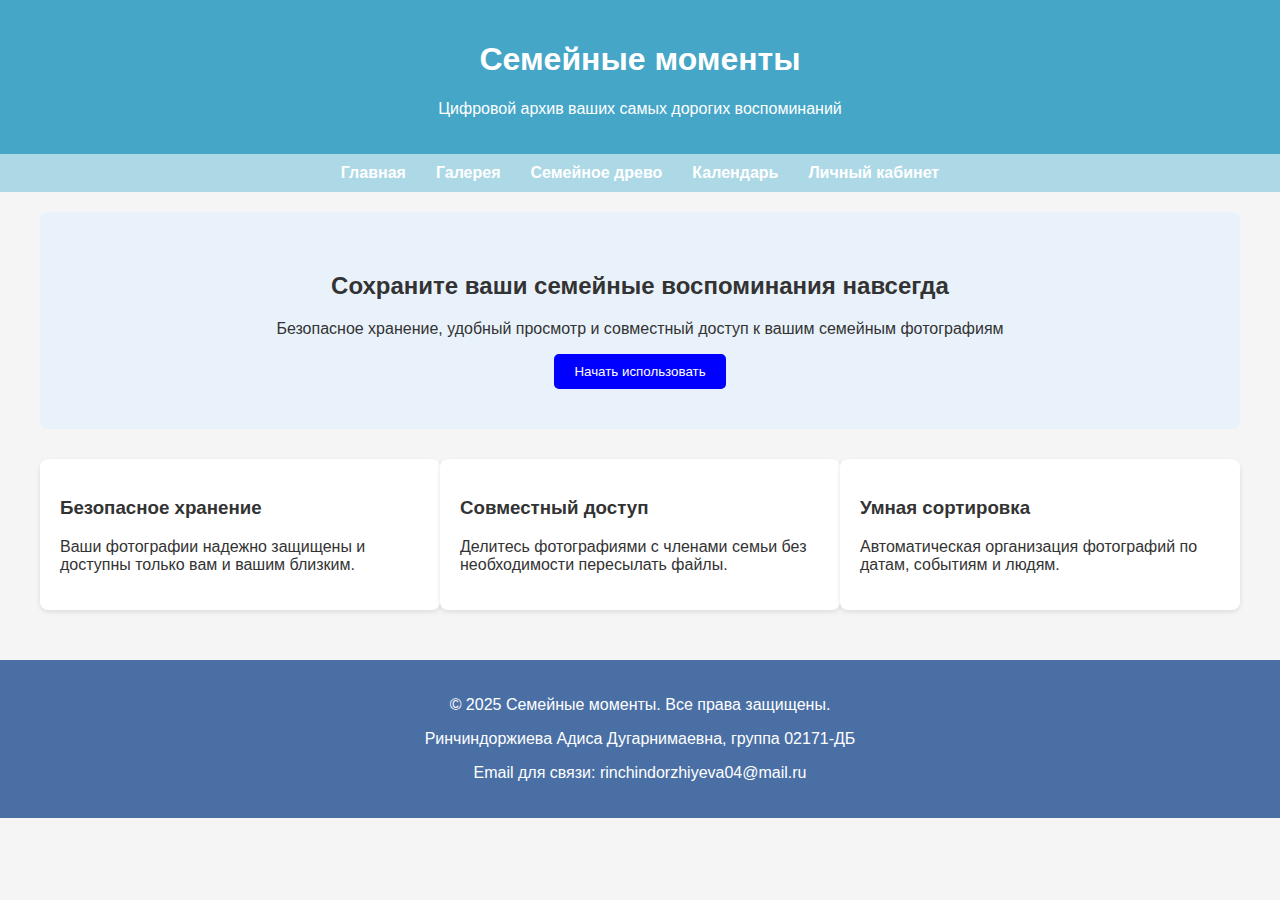
<file: html/index.html>
<!DOCTYPE html>
<html lang="ru">

<head>
    <meta charset="UTF-8">
    <meta name="viewport" content="width=device-width, initial-scale=1.0">
    <link rel="stylesheet" href="/css/style.css">

    <title>Семейные моменты</title>
</head>

<body>
    <header>
        <h1>Семейные моменты</h1>
        <p>Цифровой архив ваших самых дорогих воспоминаний</p>
    </header>
    <nav>
        <ul>
            <li><a href="/html/index.html">Главная</a></li>
            <li><a href="/html/gallery.html">Галерея</a></li>
            <li><a href="/html/tree.html">Семейное древо</a></li>
            <li><a href="/html/calendar.html">Календарь</a></li>
            <li><a href="/html/pers_acc.html">Личный кабинет</a></li>
        </ul>
    </nav>
    <div class="container">
        <section id="home" class="hero">
            <h2>Сохраните ваши семейные воспоминания навсегда</h2>
            <p>Безопасное хранение, удобный просмотр и совместный доступ к вашим семейным фотографиям</p>
            <button
                style="background-color: blue; color: white; border: none; padding: 10px 20px; border-radius: 5px; cursor: pointer;">Начать
                использовать</button>
        </section>

        <section class="features">
            <div class="feature">
                <h3>Безопасное хранение</h3>
                <p>Ваши фотографии надежно защищены и доступны только вам и вашим близким.</p>
            </div>

            <div class="feature">
                <h3>Совместный доступ</h3>
                <p>Делитесь фотографиями с членами семьи без необходимости пересылать файлы.</p>
            </div>

            <div class="feature">
                <h3>Умная сортировка</h3>
                <p>Автоматическая организация фотографий по датам, событиям и людям.</p>
            </div>
        </section>

    </div>

    <footer>
        <p>&copy; 2025 Семейные моменты. Все права защищены.</p>
        <p>Ринчиндоржиева Адиса Дугарнимаевна, группа 02171-ДБ</p>
        <p>Email для связи: rinchindorzhiyeva04@mail.ru</p>
    </footer>
</body>

</html>
</file>
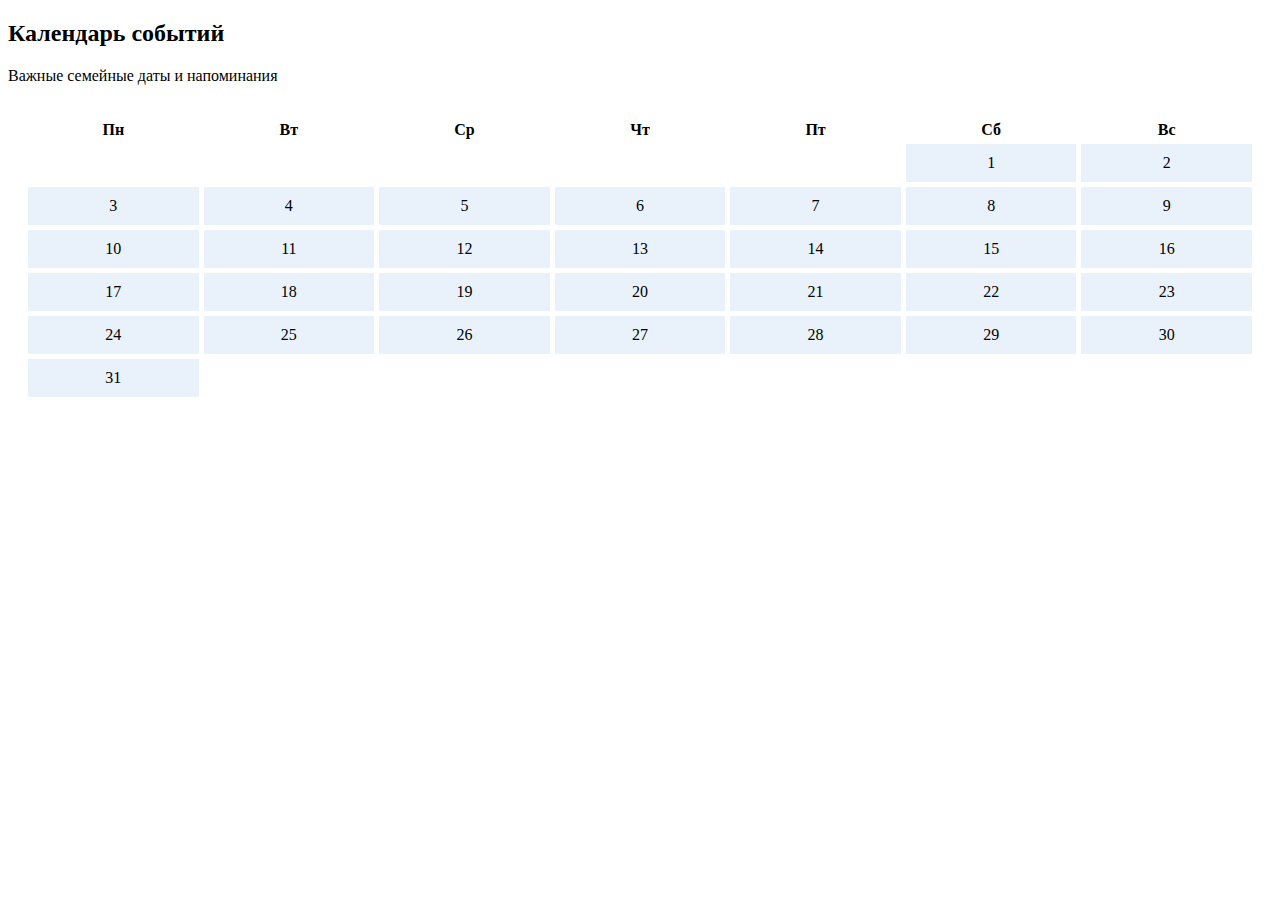
<file: calendar.html>
<!DOCTYPE html>
<html lang="en">

<head>
    <meta charset="UTF-8">
    <meta name="viewport" content="width=device-width, initial-scale=1.0">
    <title>Календарь семейных моментов</title>
</head>

<body>
    <h2>Календарь событий</h2>
            <p>Важные семейные даты и напоминания</p>
            <div style="background-color: white; padding: 20px; border-radius: 8px;">
                <!-- Простой календарь -->
                <div style="display: grid; grid-template-columns: repeat(7, 1fr); gap: 5px; text-align: center;">
                    <div style="font-weight: bold;">Пн</div>
                    <div style="font-weight: bold;">Вт</div>
                    <div style="font-weight: bold;">Ср</div>
                    <div style="font-weight: bold;">Чт</div>
                    <div style="font-weight: bold;">Пт</div>
                    <div style="font-weight: bold;">Сб</div>
                    <div style="font-weight: bold;">Вс</div>

                    <!-- Пустые ячейки для начала месяца -->
                    <div></div>
                    <div></div>
                    <div></div>
                    <div></div>
                    <div></div>

                    <!-- Дни месяца -->
                    <div style="background-color: #e9f2fb; padding: 10px;">1</div>
                    <div style="background-color: #e9f2fb; padding: 10px;">2</div>
                    <div style="background-color: #e9f2fb; padding: 10px;">3</div>
                    <div style="background-color: #e9f2fb; padding: 10px;">4</div>
                    <div style="background-color: #e9f2fb; padding: 10px;">5</div>
                    <div style="background-color: #e9f2fb; padding: 10px;">6</div>
                    <div style="background-color: #e9f2fb; padding: 10px;">7</div>
                    <div style="background-color: #e9f2fb; padding: 10px;">8</div>
                    <div style="background-color: #e9f2fb; padding: 10px;">9</div>
                    <div style="background-color: #e9f2fb; padding: 10px;">10</div>
                    <div style="background-color: #e9f2fb; padding: 10px;">11</div>
                    <div style="background-color: #e9f2fb; padding: 10px;">12</div>
                    <div style="background-color: #e9f2fb; padding: 10px;">13</div>
                    <div style="background-color: #e9f2fb; padding: 10px;">14</div>
                    <div style="background-color: #e9f2fb; padding: 10px;">15</div>
                    <div style="background-color: #e9f2fb; padding: 10px;">16</div>
                    <div style="background-color: #e9f2fb; padding: 10px;">17</div>
                    <div style="background-color: #e9f2fb; padding: 10px;">18</div>
                    <div style="background-color: #e9f2fb; padding: 10px;">19</div>
                    <div style="background-color: #e9f2fb; padding: 10px;">20</div>
                    <div style="background-color: #e9f2fb; padding: 10px;">21</div>
                    <div style="background-color: #e9f2fb; padding: 10px;">22</div>
                    <div style="background-color: #e9f2fb; padding: 10px;">23</div>
                    <div style="background-color: #e9f2fb; padding: 10px;">24</div>
                    <div style="background-color: #e9f2fb; padding: 10px;">25</div>
                    <div style="background-color: #e9f2fb; padding: 10px;">26</div>
                    <div style="background-color: #e9f2fb; padding: 10px;">27</div>
                    <div style="background-color: #e9f2fb; padding: 10px;">28</div>
                    <div style="background-color: #e9f2fb; padding: 10px;">29</div>
                    <div style="background-color: #e9f2fb; padding: 10px;">30</div>
                    <div style="background-color: #e9f2fb; padding: 10px;">31</div>
                </div>
            </div>
</body>

</html>
</file>
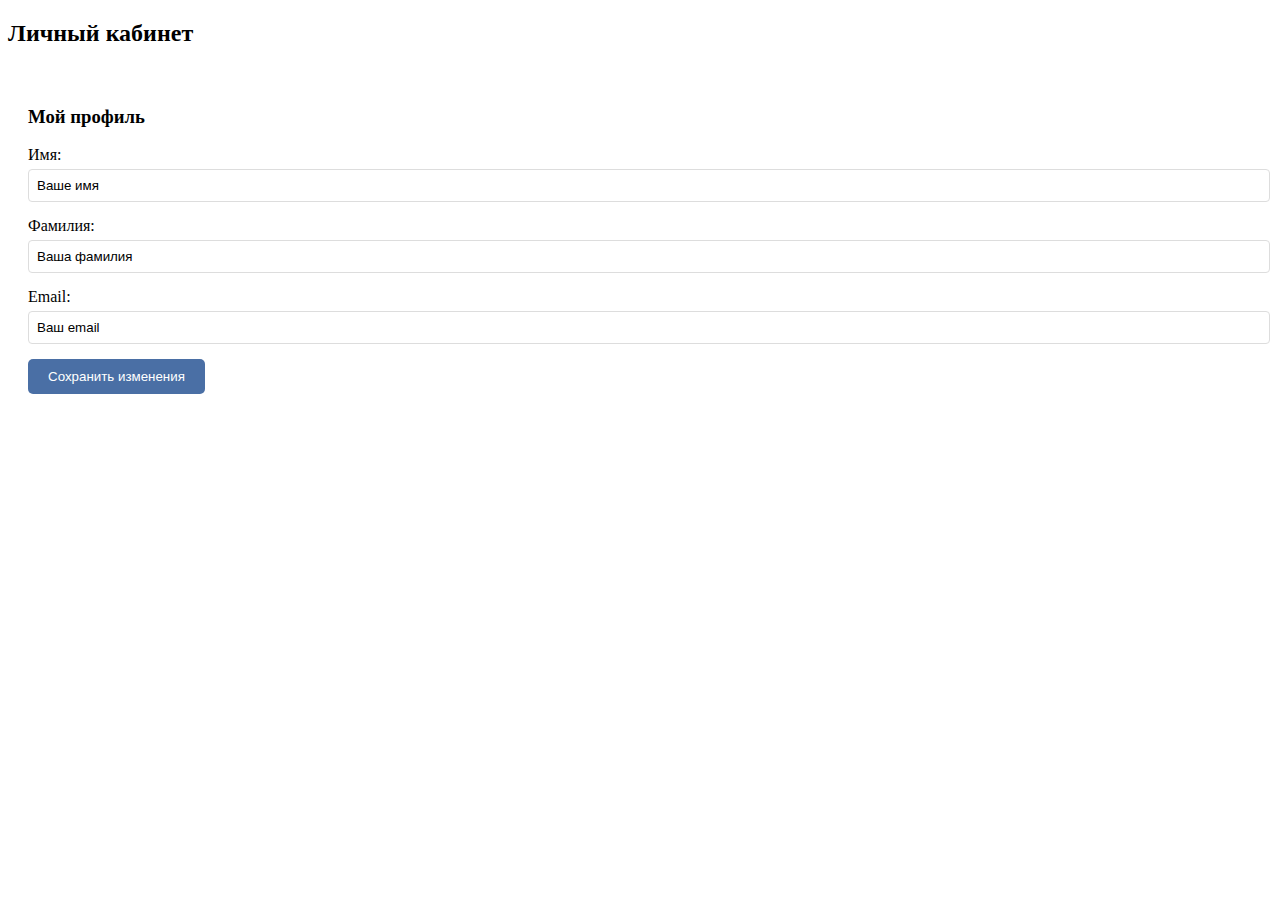
<file: pers_acc.html>
<!DOCTYPE html>
<html lang="en">

<head>
    <meta charset="UTF-8">
    <meta name="viewport" content="width=device-width, initial-scale=1.0">
    <title>Личный кабинет</title>
</head>

<body>

    <h2>Личный кабинет</h2>
    <div style="background-color: white; padding: 20px; border-radius: 8px;">
        <div style="display: flex; flex-wrap: wrap; gap: 20px;">
            <div style="flex: 1; min-width: 300px;">
                <h3>Мой профиль</h3>
                <form>
                    <div style="margin-bottom: 15px;">
                        <label style="display: block; margin-bottom: 5px;">Имя:</label>
                        <input type="text"
                            style="width: 100%; padding: 8px; border: 1px solid #ddd; border-radius: 4px;"
                            value="Ваше имя">
                    </div>
                    <div style="margin-bottom: 15px;">
                        <label style="display: block; margin-bottom: 5px;">Фамилия:</label>
                        <input type="text"
                            style="width: 100%; padding: 8px; border: 1px solid #ddd; border-radius: 4px;"
                            value="Ваша фамилия">
                    </div>
                    <div style="margin-bottom: 15px;">
                        <label style="display: block; margin-bottom: 5px;">Email:</label>
                        <input type="email"
                            style="width: 100%; padding: 8px; border: 1px solid #ddd; border-radius: 4px;"
                            value="Ваш email">
                    </div>
                    <button type="submit"
                        style="background-color: #4a6fa5; color: white; border: none; padding: 10px 20px; border-radius: 5px; cursor: pointer;">Сохранить
                        изменения</button>
                </form>
            </div>
        </div>
    </div>

</body>

</html>
</file>
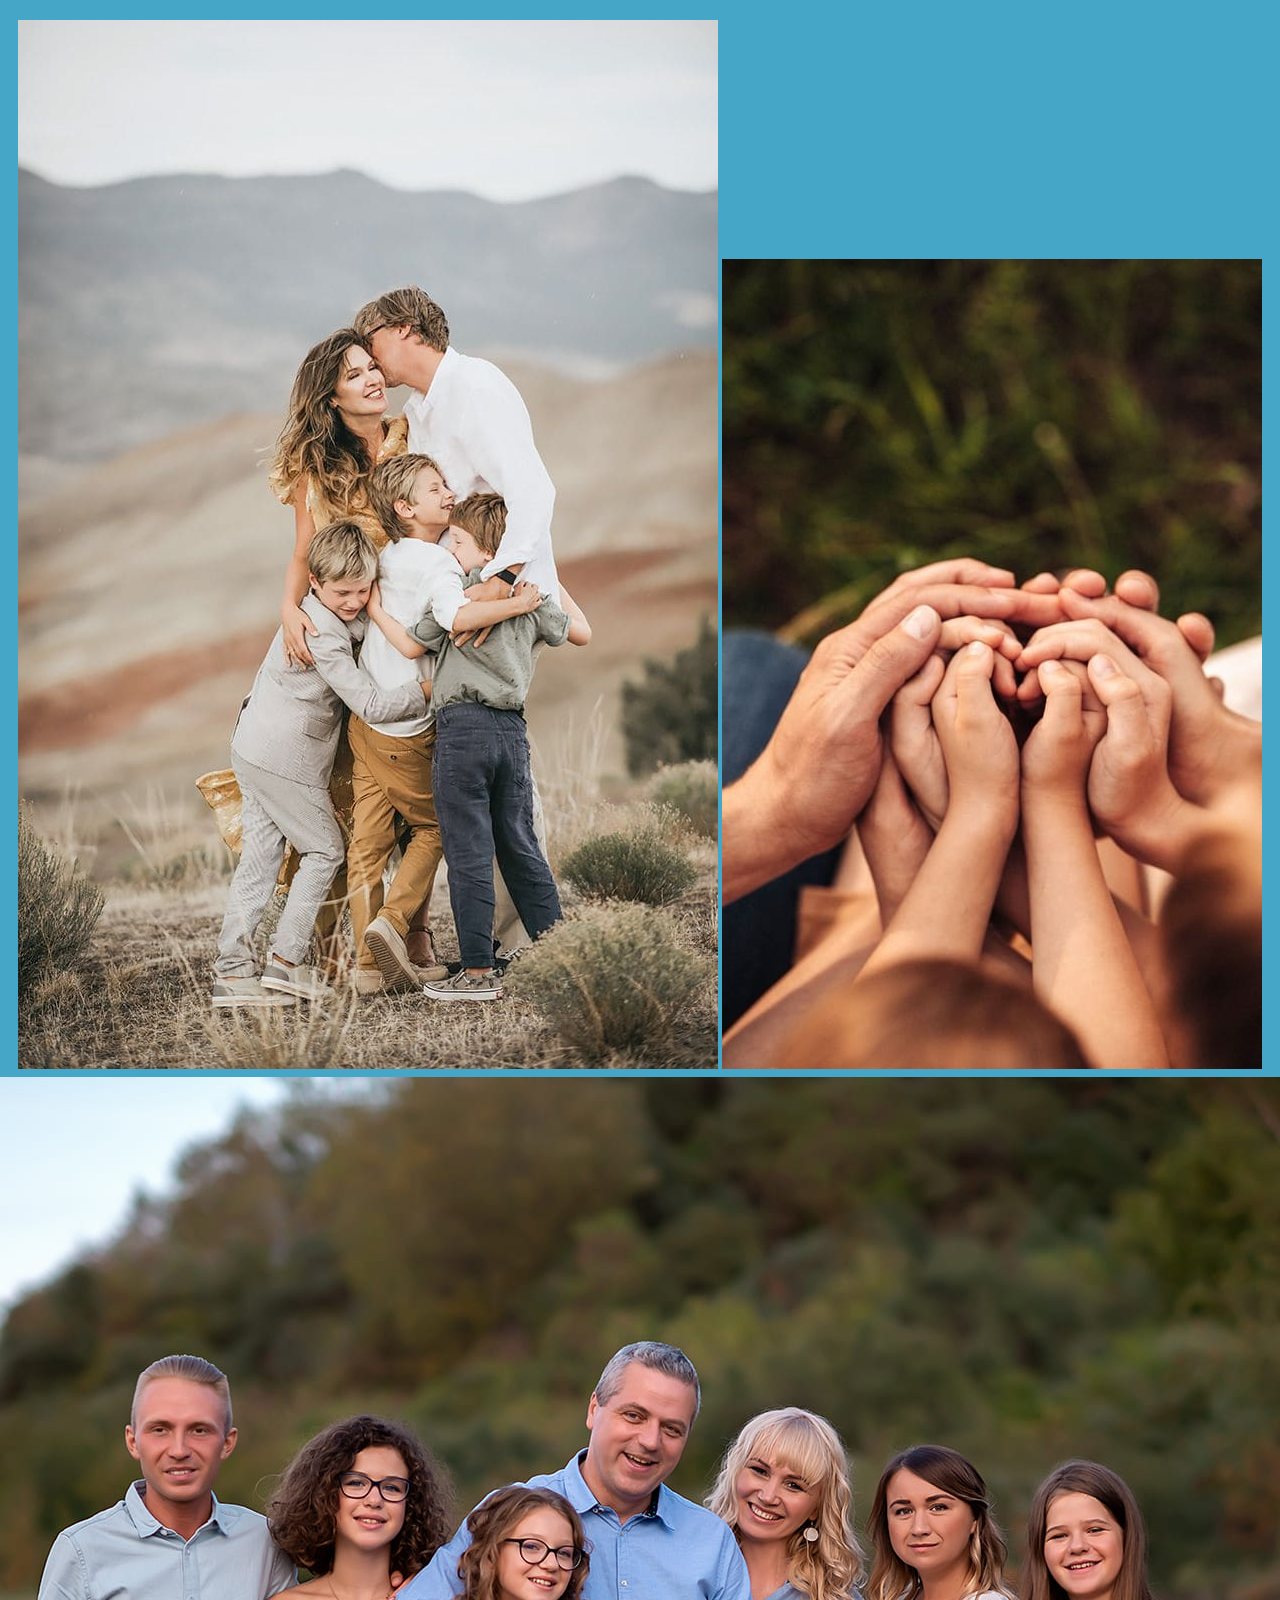
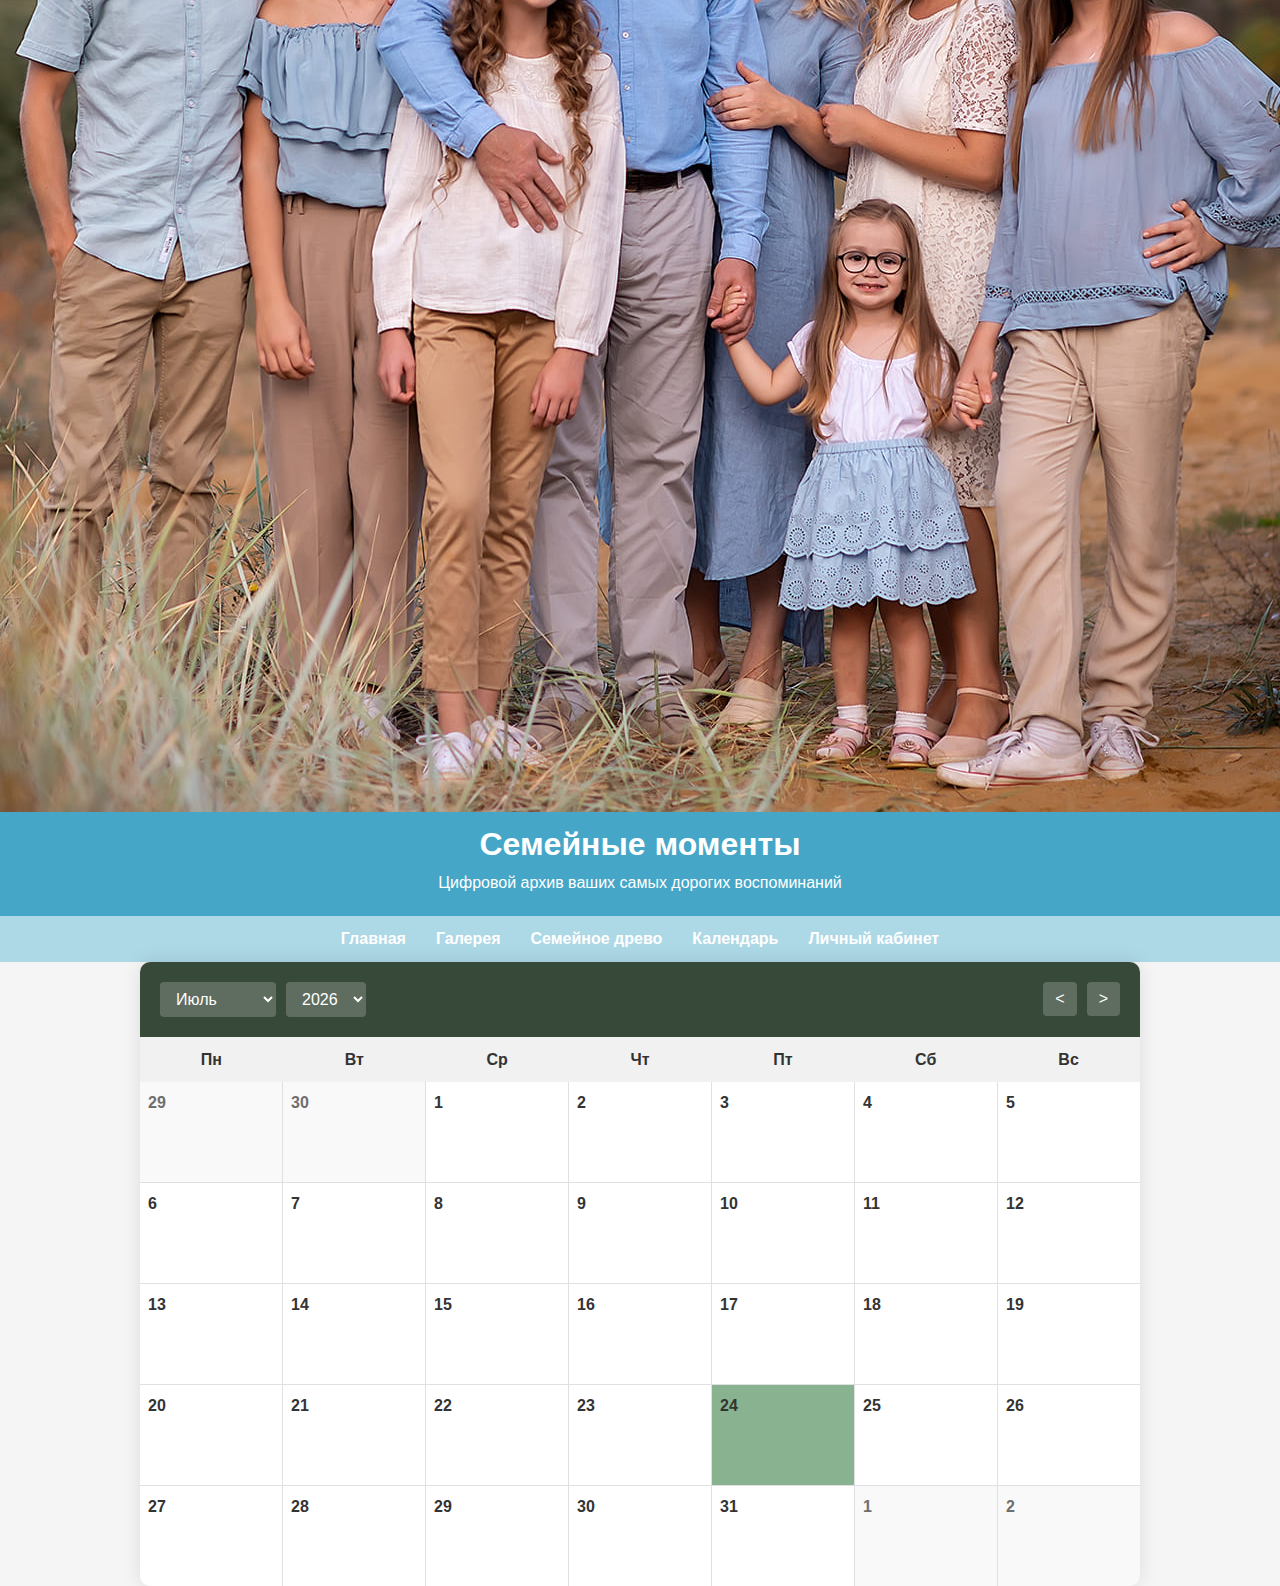
<file: html/calendar.html>
<!DOCTYPE html>
<html lang="ru">
<head>
    <meta charset="UTF-8">
    <meta name="viewport" content="width=device-width, initial-scale=1.0">
    <link rel="stylesheet" href="/css/calendar.css">
    <link rel="stylesheet" href="/css/style.css">
    <script src="/js/calendar.js"></script>
    <title>Календарь событий | Семейные моменты</title>
</head>
<body>
    <header>
        <div class="header-background">
            <img src="/images/1.jpg" alt="Семья 1" class="bg-image">
            <img src="/images/2.jpg" alt="Семья 2" class="bg-image">
            <img src="/images/3.jpg" alt="Семья 3" class="bg-image">
        </div>
        <div class="header-content">
            <h1>Семейные моменты</h1>
            <p>Цифровой архив ваших самых дорогих воспоминаний</p>
        </div>
    </header>
    <nav>
        <ul>
            <li><a href="../index.html">Главная</a></li>
            <li><a href="/html/gallery.html">Галерея</a></li>
            <li><a href="/html/tree.html">Семейное древо</a></li>
            <li><a href="/html/calendar.html">Календарь</a></li>
            <li><a href="/html/pers_acc.html">Личный кабинет</a></li>
        </ul>
    </nav>
    <div class="calendar-container">
        <div class="calendar-header">
            <div class="month-year-selector">
                <select id="month-selector">
                    <option value="0">Январь</option>
                    <option value="1">Февраль</option>
                    <option value="2">Март</option>
                    <option value="3">Апрель</option>
                    <option value="4">Май</option>
                    <option value="5">Июнь</option>
                    <option value="6">Июль</option>
                    <option value="7">Август</option>
                    <option value="8">Сентябрь</option>
                    <option value="9">Октябрь</option>
                    <option value="10">Ноябрь</option>
                    <option value="11">Декабрь</option>
                </select>
                <select id="year-selector"></select>
            </div>
            <div class="calendar-nav">
                <button id="prev-month">&lt;</button>
                <button id="next-month">&gt;</button>
            </div>
        </div>
        <div class="calendar-weekdays">
            <div>Пн</div>
            <div>Вт</div>
            <div>Ср</div>
            <div>Чт</div>
            <div>Пт</div>
            <div>Сб</div>
            <div>Вс</div>
        </div>
        <div class="calendar-days" id="calendar-days"></div>
    </div>
    
    <!-- Модальное окно добавления события -->
    <div class="modal" id="add-event-modal">
        <div class="modal-content">
            <div class="modal-header">
                <h3 class="modal-title">Добавить событие</h3>
            </div>
            <form id="add-event-form">
                <input type="hidden" id="event-date">
                <div class="form-group">
                    <label for="event-title">Название</label>
                    <input type="text" id="event-title" required>
                </div>
                <div class="form-group">
                    <label for="event-description">Описание (необязательно)</label>
                    <textarea id="event-description"></textarea>
                </div>
                <div class="form-actions">
                    <button type="button" class="btn btn-secondary close-modal">Закрыть</button>
                    <button type="submit" class="btn btn-primary">Сохранить</button>
                </div>
            </form>
        </div>
    </div>
    
    <!-- Модальное окно просмотра событий дня -->
    <div class="modal" id="day-events-modal">
        <div class="modal-content">
            <div class="modal-header">
                <h3 class="modal-title" id="day-events-title">События 1 января</h3>
            </div>
            <div class="events-list" id="day-events-list"></div>
            <div class="form-actions">
                <button type="button" class="btn btn-secondary" id="close-events-modal">Закрыть</button>
                <button type="button" class="btn btn-primary" id="add-new-event">Добавить событие</button>
            </div>
        </div>
    </div>

    
</body>
</html>
</file>
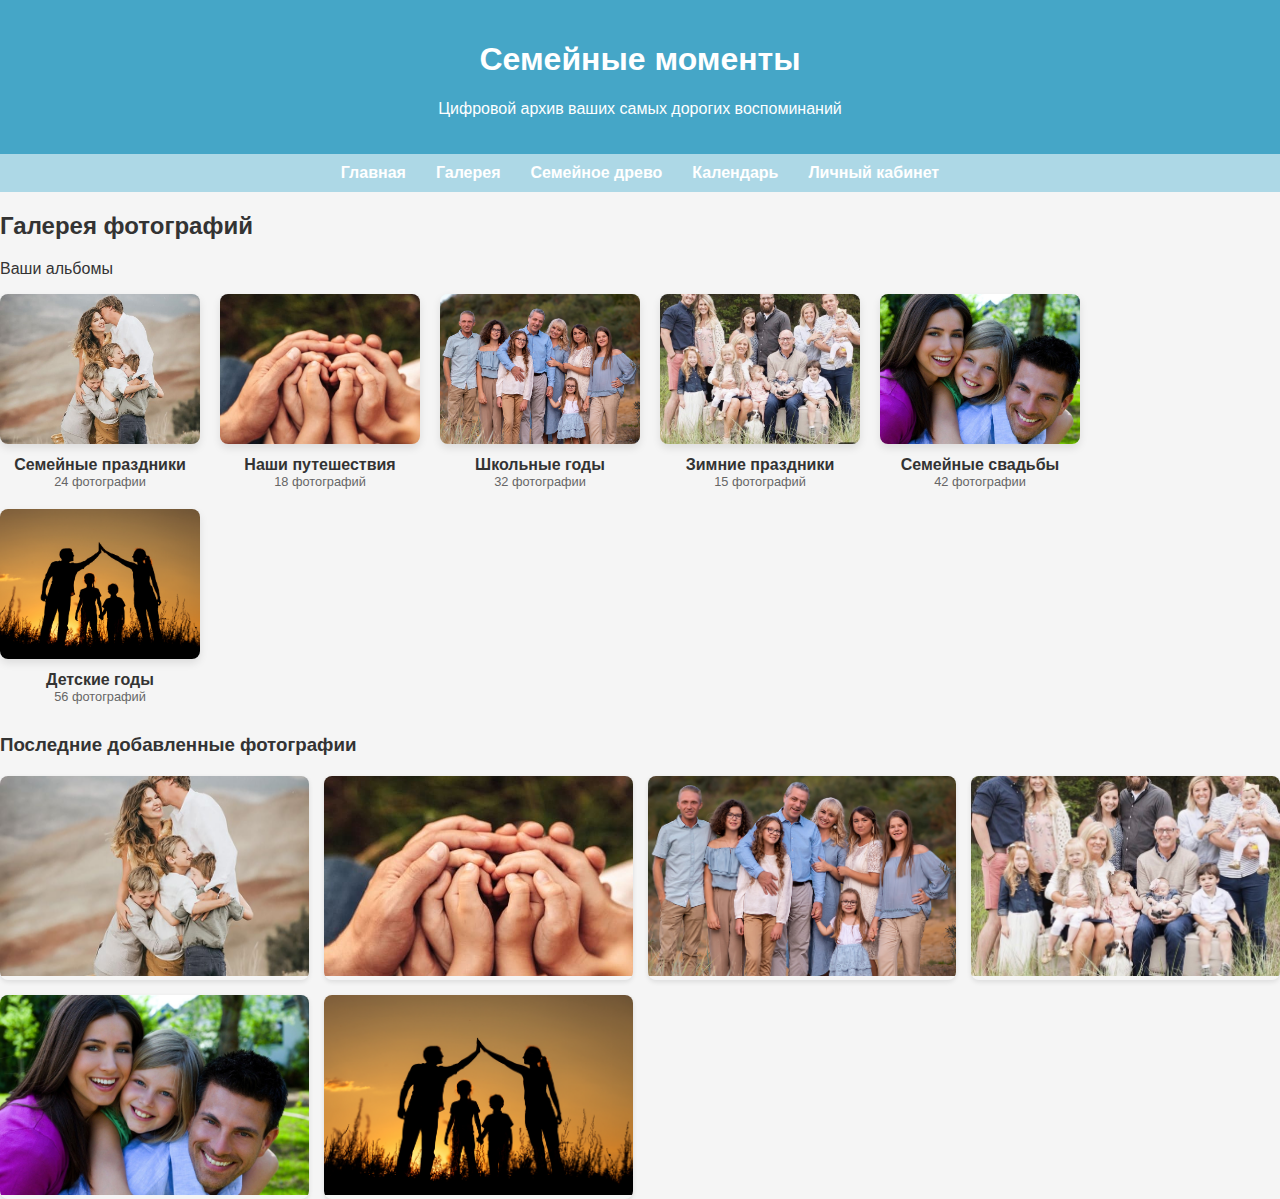
<file: html/gallery.html>
<!DOCTYPE html>
<html lang="en">
<head>
    <meta charset="UTF-8">
    <meta name="viewport" content="width=device-width, initial-scale=1.0">
    <link rel="stylesheet" href="/css/style.css">
    <title>Галерея</title>
</head>
<body>
   <header>
        <h1>Семейные моменты</h1>
        <p>Цифровой архив ваших самых дорогих воспоминаний</p>
    </header>
    <nav>
        <ul>
            <li><a href="/html/index.html">Главная</a></li>
            <li><a href="/html/gallery.html">Галерея</a></li>
            <li><a href="/html/tree.html">Семейное древо</a></li>
            <li><a href="/html/calendar.html">Календарь</a></li>
            <li><a href="/html/pers_acc.html">Личный кабинет</a></li>
        </ul>
    </nav>
    <main>
        <h2>Галерея фотографий</h2>
        <p>Ваши альбомы</p>
        
        <div class="albums">
            <div class="album">
                <img src="/images/1.jpg" alt="Праздники" class="album-cover">
                <div class="album-title">Семейные праздники</div>
                <div class="album-photo-count">24 фотографии</div>
            </div>
            
            <div class="album">
                <img src="/images/2.jpg" alt="Путешествия" class="album-cover">
                <div class="album-title">Наши путешествия</div>
                <div class="album-photo-count">18 фотографий</div>
            </div>
            
            <div class="album">
                <img src="/images/3.jpg" alt="Школа" class="album-cover">
                <div class="album-title">Школьные годы</div>
                <div class="album-photo-count">32 фотографии</div>
            </div>
            
            <div class="album">
                <img src="/images/4.jpg" alt="Зима" class="album-cover">
                <div class="album-title">Зимние праздники</div>
                <div class="album-photo-count">15 фотографий</div>
            </div>
            
            <div class="album">
                <img src="/images/5.jpg" alt="Свадьбы" class="album-cover">
                <div class="album-title">Семейные свадьбы</div>
                <div class="album-photo-count">42 фотографии</div>
            </div>
            
            <div class="album">
                <img src="/images/6.jpg" alt="Дети" class="album-cover">
                <div class="album-title">Детские годы</div>
                <div class="album-photo-count">56 фотографий</div>
            </div>
        </div>
        
        <h3>Последние добавленные фотографии</h3>
        
        <div class="gallery">
            <div class="photo">
                <img src="/images/1.jpg" alt="Семейный праздник">
                <div class="photo-info">
                    <p>День рождения мамы, 2023</p>
                    <p class="album-name">Семейные праздники</p>
                </div>
            </div>

            <div class="photo">
                <img src="/images/2.jpg" alt="Отпуск">
                <div class="photo-info">
                    <p>Отпуск на Байкал, лето 2022</p>
                    <p class="album-name">Наши путешествия</p>
                </div>
            </div>

            <div class="photo">
                <img src="/images/3.jpg" alt="Выпускной">
                <div class="photo-info">
                    <p>Выпускной Адисы, 2022</p>
                    <p class="album-name">Школьные годы</p>
                </div>
            </div>

            <div class="photo">
                <img src="/images/4.jpg" alt="Новый год">
                <div class="photo-info">
                    <p>Новогодние праздники, 2020</p>
                    <p class="album-name">Зимние праздники</p>
                </div>
            </div>

            <div class="photo">
                <img src="/images/5.jpg" alt="Свадьба">
                <div class="photo-info">
                    <p>Свадьба сестры, 2011</p>
                    <p class="album-name">Семейные свадьбы</p>
                </div>
            </div>

            <div class="photo">
                <img src="/images/6.jpg" alt="Рождение ребенка">
                <div class="photo-info">
                    <p>Рождение младшего, 2018</p>
                    <p class="album-name">Детские годы</p>
                </div>
            </div>
        </div>
    </main>
</body>
</html>
</file>
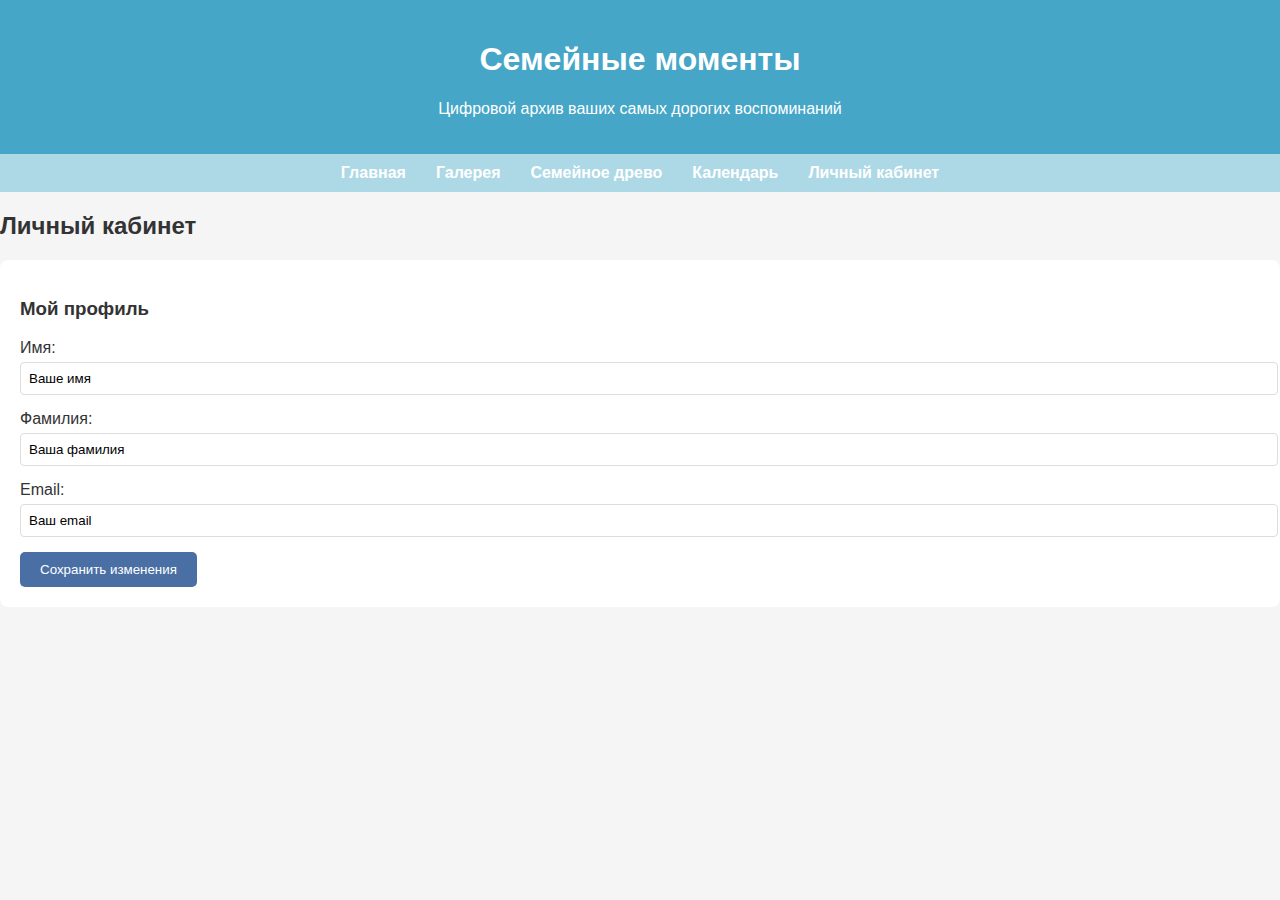
<file: html/pers_acc.html>
<!DOCTYPE html>
<html lang="en">

<head>
    <meta charset="UTF-8">
    <meta name="viewport" content="width=device-width, initial-scale=1.0">
    <link rel="stylesheet" href="/css/style.css">
    <title>Личный кабинет</title>
</head>

<body>
    <header>
        <h1>Семейные моменты</h1>
        <p>Цифровой архив ваших самых дорогих воспоминаний</p>
    </header>
    <nav>
        <ul>
            <li><a href="/html/index.html">Главная</a></li>
            <li><a href="/html/gallery.html">Галерея</a></li>
            <li><a href="/html/tree.html">Семейное древо</a></li>
            <li><a href="/html/calendar.html">Календарь</a></li>
            <li><a href="/html/pers_acc.html">Личный кабинет</a></li>
        </ul>
    </nav>
    <h2>Личный кабинет</h2>
    <div style="background-color: white; padding: 20px; border-radius: 8px;">
        <div style="display: flex; flex-wrap: wrap; gap: 20px;">
            <div style="flex: 1; min-width: 300px;">
                <h3>Мой профиль</h3>
                <form>
                    <div style="margin-bottom: 15px;">
                        <label style="display: block; margin-bottom: 5px;">Имя:</label>
                        <input type="text"
                            style="width: 100%; padding: 8px; border: 1px solid #ddd; border-radius: 4px;"
                            value="Ваше имя">
                    </div>
                    <div style="margin-bottom: 15px;">
                        <label style="display: block; margin-bottom: 5px;">Фамилия:</label>
                        <input type="text"
                            style="width: 100%; padding: 8px; border: 1px solid #ddd; border-radius: 4px;"
                            value="Ваша фамилия">
                    </div>
                    <div style="margin-bottom: 15px;">
                        <label style="display: block; margin-bottom: 5px;">Email:</label>
                        <input type="email"
                            style="width: 100%; padding: 8px; border: 1px solid #ddd; border-radius: 4px;"
                            value="Ваш email">
                    </div>
                    <button type="submit"
                        style="background-color: #4a6fa5; color: white; border: none; padding: 10px 20px; border-radius: 5px; cursor: pointer;">Сохранить
                        изменения</button>
                </form>
            </div>
        </div>
    </div>

</body>

</html>
</file>
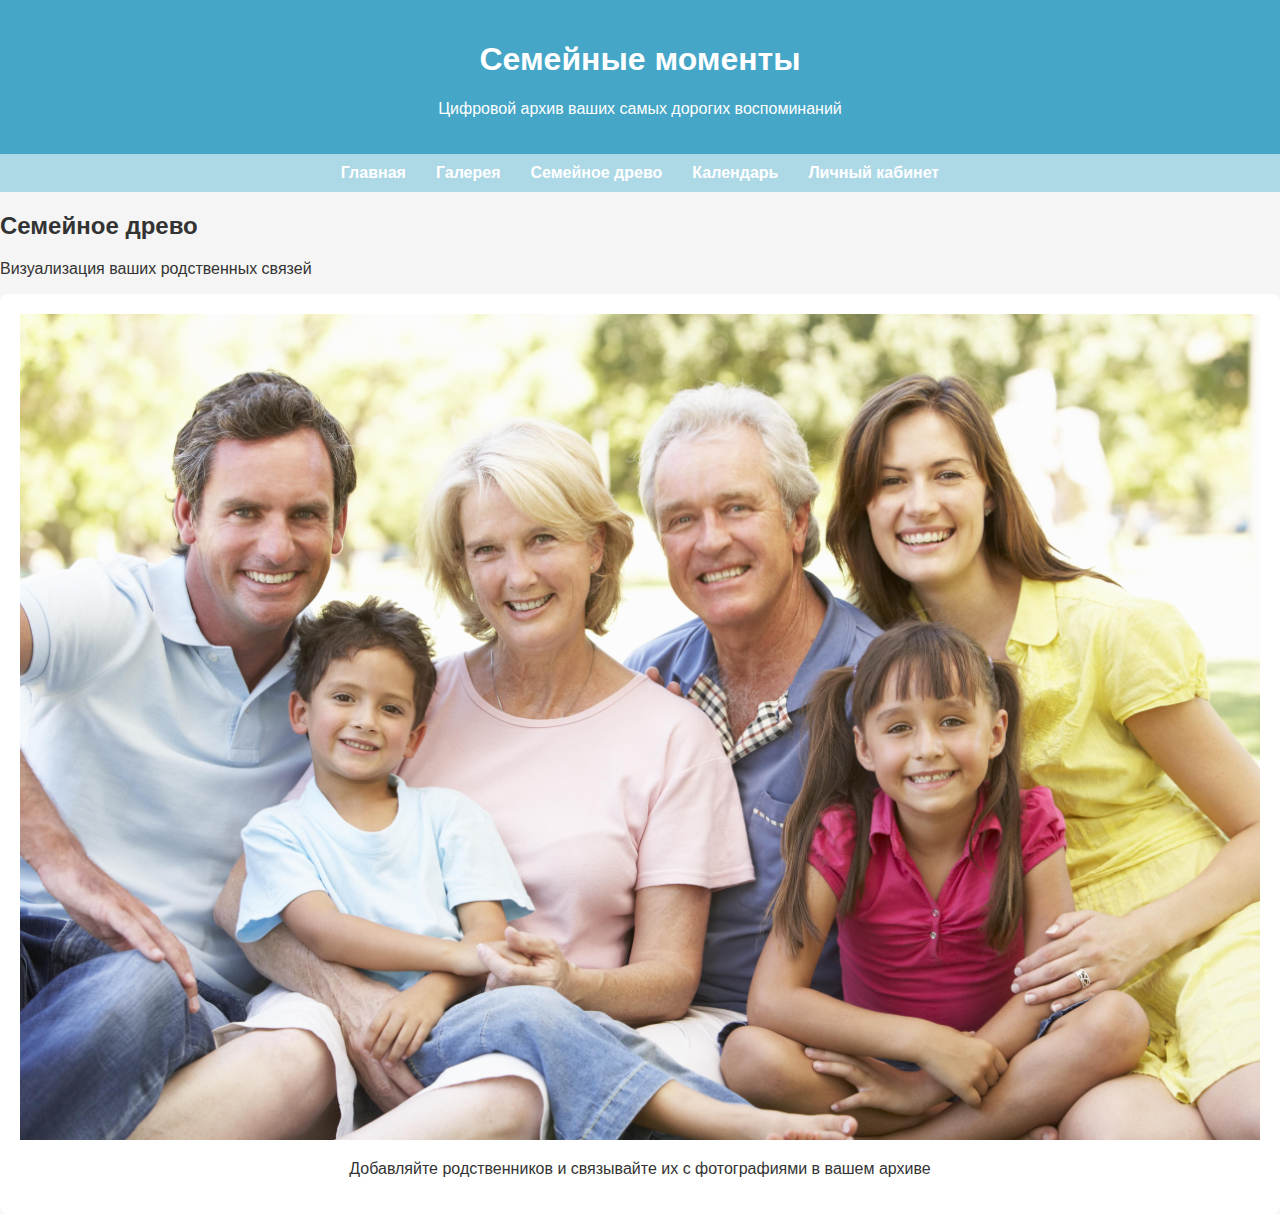
<file: html/tree.html>
<!DOCTYPE html>
<html lang="en">
<head>
    <meta charset="UTF-8">
    <meta name="viewport" content="width=device-width, initial-scale=1.0">
    <link rel="stylesheet" href="/css/style.css">
    <title>Семейное древо</title>
</head>
<body>
    <header>
        <h1>Семейные моменты</h1>
        <p>Цифровой архив ваших самых дорогих воспоминаний</p>
    </header>
    <nav>
        <ul>
            <li><a href="/html/index.html">Главная</a></li>
            <li><a href="/html/gallery.html">Галерея</a></li>
            <li><a href="/html/tree.html">Семейное древо</a></li>
            <li><a href="/html/calendar.html">Календарь</a></li>
            <li><a href="/html/pers_acc.html">Личный кабинет</a></li>
        </ul>
    </nav>
    <h2>Семейное древо</h2>
    <p>Визуализация ваших родственных связей</p>
        <div style="background-color: white; padding: 20px; border-radius: 8px; text-align: center;">
            <img src="/images/7.jpg" alt="Пример семейного древа" style="max-width: 100%; height: auto;">
        <p>Добавляйте родственников и связывайте их с фотографиями в вашем архиве</p>
    </div>

</body>
</html>
</file>
<file: css/style.css>
body {
    font-family: 'Arial', sans-serif;
    margin: 0;
    padding: 0;
    background-color: whitesmoke;
    color: #333;
}

header {
    background-color: rgb(69, 166, 199);
    color: white;
    padding: 20px 0;
    text-align: center;
}

nav {
    background-color: lightblue;
    padding: 10px 0;
}

nav ul {
    list-style-type: none;
    margin: 0;
    padding: 0;
    display: flex;
    justify-content: center;
}

nav li {
    margin: 0 15px;
}

nav a {
    color: white;
    text-decoration: none;
    font-weight: bold;
}

nav a:hover {
    text-decoration: underline;
}

.container {
    max-width: 1200px;
    margin: 20px auto;
    padding: 0 20px;
}

.hero {
    background-color: #e9f2fb;
    padding: 40px;
    border-radius: 8px;
    margin-bottom: 30px;
    text-align: center;
}

.features {
    display: flex;
    flex-wrap: wrap;
    justify-content: space-between;
    margin-bottom: 30px;
}

.feature {
    flex-basis: 30%;
    background-color: white;
    padding: 20px;
    border-radius: 8px;
    margin-bottom: 20px;
    box-shadow: 0 2px 5px rgba(0, 0, 0, 0.1);
}

footer {
    background-color: #4a6fa5;
    color: white;
    text-align: center;
    padding: 20px 0;
    margin-top: 30px;
}

.gallery {
    display: grid;
    grid-template-columns: repeat(auto-fill, minmax(250px, 1fr));
    gap: 15px;
    margin-top: 20px;
}

.albums {
    display: flex;
    flex-wrap: wrap;
    gap: 20px;
    margin-bottom: 30px;
}

.album {
    width: 200px;
    cursor: pointer;
    transition: transform 0.3s;
}

.album:hover {
    transform: scale(1.05);
}

.album-cover {
    width: 200px;
    height: 150px;
    object-fit: cover;
    border-radius: 8px;
    box-shadow: 0 4px 8px rgba(0, 0, 0, 0.1);
}

.album-title {
    text-align: center;
    margin-top: 8px;
    font-weight: bold;
}

.album-photo-count {
    text-align: center;
    font-size: 0.8em;
    color: #666;
}

.photo {
    position: relative;
    overflow: hidden;
    border-radius: 8px;
    box-shadow: 0 2px 5px rgba(0, 0, 0, 0.1);
}

.photo img {
    width: 100%;
    height: 200px;
    object-fit: cover;
    transition: transform 0.3s;
}

.photo:hover img {
    transform: scale(1.05);
}

.photo-info {
    position: absolute;
    bottom: 0;
    left: 0;
    right: 0;
    background: rgba(0, 0, 0, 0.7);
    color: white;
    padding: 10px;
    transform: translateY(100%);
    transition: transform 0.3s;
}

.photo:hover .photo-info {
    transform: translateY(0);
}

/* Адаптивность */
@media (max-width: 768px) {
    .features {
        flex-direction: column;
    }

    .feature {
        flex-basis: 100%;
    }

    nav ul {
        flex-direction: column;
        align-items: center;
    }

    nav li {
        margin: 5px 0;
    }
}
</file>
<file: css/calendar.css>
:root {
    --primary-color: #1a5751;
    --secondary-color: #f1f1f1;
    --danger-color: #f44336;
    --text-color: #353434;
    --light-text: #6f6e6e;
    --border-color: #ddd;
    --today-bg: #88b290;
    --other-month-bg: #f9f9f9;
    --event-bg: #e1f5fe;
    --event-color: #02311d;
}

* {
    box-sizing: border-box;
    margin: 0;
    padding: 0;
    font-family: 'Segoe UI', Tahoma, Geneva, Verdana, sans-serif;
}

body {
    background-color: #f5f5f5;
    color: var(--text-color);
    line-height: 1.6;
    padding: 20px;
}

.calendar-container {
    max-width: 1000px;
    margin: 0 auto;
    background: white;
    border-radius: 10px;
    box-shadow: 0 0 20px rgba(0, 0, 0, 0.1);
    overflow: hidden;
}

.calendar-header {
    display: flex;
    justify-content: space-between;
    align-items: center;
    padding: 20px;
    background: #374939;
    color: white;
}

.month-year-selector {
    display: flex;
    gap: 10px;
    align-items: center;
}

.month-year-selector select {
    padding: 8px 12px;
    border-radius: 4px;
    border: none;
    background: rgba(255, 255, 255, 0.2);
    color: white;
    font-size: 16px;
    cursor: pointer;
}

.month-year-selector select option {
    background: var(--primary-color);
    color: white;
}

.calendar-nav {
    display: flex;
    gap: 10px;
}

.calendar-nav button {
    background: rgba(255, 255, 255, 0.2);
    border: none;
    color: white;
    padding: 8px 12px;
    border-radius: 4px;
    cursor: pointer;
    font-size: 16px;
}

.calendar-nav button:hover {
    background: rgba(255, 255, 255, 0.3);
}

.calendar-weekdays {
    display: grid;
    grid-template-columns: repeat(7, 1fr);
    background: var(--secondary-color);
    font-weight: bold;
    text-align: center;
    padding: 10px 0;
}

.calendar-days {
    display: grid;
    grid-template-columns: repeat(7, 1fr);
    gap: 1px;
    background: #e0e0e0;
}

.calendar-day {
    min-height: 100px;
    padding: 8px;
    background: white;
    position: relative;
}

.calendar-day:hover {
    background: #f9f9f9;
}

.day-number {
    font-weight: bold;
    margin-bottom: 5px;
}

.other-month {
    color: var(--light-text);
    background: var(--other-month-bg);
}

.today {
    background: var(--today-bg);
}

.event {
    font-size: 12px;
    padding: 2px 5px;
    margin: 2px 0;
    border-radius: 3px;
    background: var(--event-bg);
    color: var(--event-color);
    cursor: pointer;
    white-space: nowrap;
    overflow: hidden;
    text-overflow: ellipsis;
}

.modal {
    display: none;
    position: fixed;
    top: 0;
    left: 0;
    width: 100%;
    height: 100%;
    background: rgba(0, 0, 0, 0.5);
    z-index: 100;
    justify-content: center;
    align-items: center;
}

.modal-content {
    background: white;
    padding: 20px;
    border-radius: 8px;
    width: 90%;
    max-width: 500px;
    box-shadow: 0 0 20px rgba(0, 0, 0, 0.2);
}

.modal-header {
    display: flex;
    justify-content: center;
    align-items: center;
    margin-bottom: 20px;
    position: relative;
}

.modal-title {
    margin: 0;
    font-size: 20px;
    text-align: center;
}

.form-group {
    margin-bottom: 15px;
}

.form-group label {
    display: block;
    margin-bottom: 5px;
    font-weight: bold;
}

.form-group input,
.form-group textarea {
    width: 100%;
    padding: 8px;
    border: 1px solid var(--border-color);
    border-radius: 4px;
}

.form-group textarea {
    min-height: 80px;
    resize: vertical;
}

.form-actions {
    display: flex;
    justify-content: flex-end;
    gap: 10px;
    margin-top: 20px;
}

.btn {
    padding: 8px 16px;
    border: none;
    border-radius: 4px;
    cursor: pointer;
    font-size: 14px;
    transition: opacity 0.3s;
}

.btn:hover {
    opacity: 0.9;
}

.btn-primary {
    background: var(--primary-color);
    color: white;
}

.btn-secondary {
    background: var(--secondary-color);
    color: var(--text-color);
}

.btn-danger {
    background: var(--danger-color);
    color: white;
}

.events-list {
    max-height: 300px;
    overflow-y: auto;
    margin-top: 20px;
}

.event-item {
    padding: 10px;
    border-bottom: 1px solid var(--border-color);
    display: flex;
    justify-content: space-between;
    align-items: center;
    cursor: pointer;
    transition: background 0.2s;
}

.event-item:hover {
    background: #f5f5f5;
}

.event-item:last-child {
    border-bottom: none;
}

.event-info {
    flex-grow: 1;
}

.event-actions {
    display: flex;
    gap: 5px;
}

@media (max-width: 768px) {
    .calendar-day {
        min-height: 70px;
        font-size: 14px;
    }

    .event {
        font-size: 10px;
    }

    .month-year-selector {
        flex-direction: column;
        align-items: flex-start;
        gap: 5px;
    }
}
</file>
